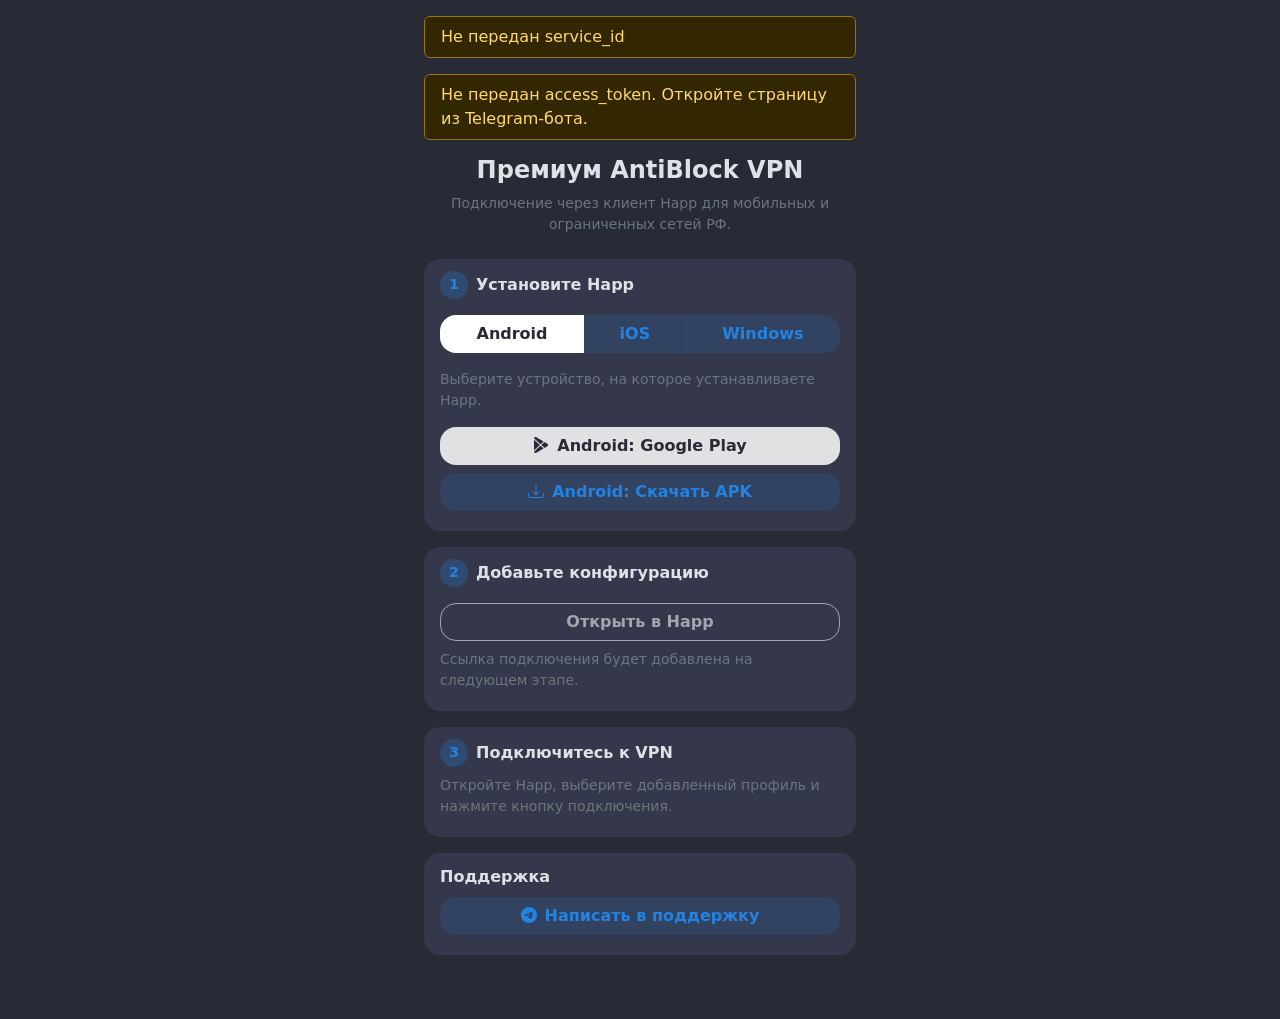
<file: internal/app/web/static/premium-connect-test/index.html>
<!doctype html>
<html lang="ru" data-bs-theme="dark">
<head>
	<meta charset="utf-8">
	<meta name="viewport" content="width=device-width, initial-scale=1">
	<meta name="theme-color" content="#282a36">
	<title>Премиум AntiBlock VPN — Happ</title>
	<link rel="stylesheet" href="https://cdn.jsdelivr.net/npm/bootstrap@5.3.3/dist/css/bootstrap.min.css" crossorigin="anonymous">
	<link rel="stylesheet" href="https://cdn.jsdelivr.net/npm/bootstrap-icons@1.11.3/font/bootstrap-icons.min.css">
	<style>
		[data-bs-theme='dark'] {
			--bs-body-bg: #282a36;
			--bs-secondary-bg: #35384b;
			--bs-my-btn-bg: #2383e2;
			--bs-my-btn-bg-rgb: 35, 131, 226;
			--bs-my-btn-accent-bg-rgb: 255, 255, 255;
		}

		.my-block {
			padding: 1rem;
			padding-top: 0.75rem;
			padding-bottom: 1.25rem;
			border-radius: var(--bs-border-radius-xl);
			background-color: var(--bs-secondary-bg);
		}

		.my-btn {
			--bs-btn-bg: rgba(var(--bs-my-btn-bg-rgb), .15);
			--bs-btn-color: var(--bs-my-btn-bg);
			--bs-btn-hover-bg: rgba(var(--bs-my-btn-bg-rgb), .2);
			--bs-btn-hover-color: var(--bs-my-btn-bg);
			--bs-btn-active-bg: rgba(var(--bs-my-btn-bg-rgb), .25);
			--bs-btn-active-color: var(--bs-my-btn-bg);
			--bs-btn-focus-shadow-rgb: var(--bs-my-btn-bg-rgb);
			--bs-btn-hover-border-color: transparent;
			--bs-btn-active-border-color: transparent;
			--bs-btn-border-radius: var(--bs-border-radius-xl);
			--bs-btn-font-weight: 600;
		}

		.my-btn-accent {
			--bs-btn-bg: rgba(var(--bs-my-btn-accent-bg-rgb), 0.85);
			--bs-btn-color: var(--bs-body-bg);
			--bs-btn-hover-bg: rgba(var(--bs-my-btn-accent-bg-rgb), 1.0);
			--bs-btn-hover-color: var(--bs-body-bg);
			--bs-btn-active-bg: rgba(var(--bs-my-btn-accent-bg-rgb), 1.0);
			--bs-btn-active-color: var(--bs-body-bg);
			--bs-btn-focus-shadow-rgb: var(--bs-my-btn-accent-bg-rgb);
		}

		.page-wrap {
			max-width: 28rem;
		}

		.step-num {
			width: 1.75rem;
			height: 1.75rem;
			border-radius: 50%;
			background: rgba(var(--bs-my-btn-bg-rgb), .25);
			color: var(--bs-my-btn-bg);
			font-weight: 700;
			font-size: 0.9rem;
			display: inline-flex;
			align-items: center;
			justify-content: center;
			flex-shrink: 0;
		}

		.diag-footer {
			font-size: 0.75rem;
			color: rgba(255, 255, 255, 0.45);
			word-break: break-all;
		}
	</style>
</head>
<body class="pb-4">
	<div class="container page-wrap py-3 px-2">
		<div class="alert alert-warning py-2 px-3 mb-3 d-none" id="service-id-warning" role="alert">
			Не передан service_id
		</div>

		<div class="alert alert-warning py-2 px-3 mb-3 d-none" id="access-token-warning" role="alert">
			Не передан access_token. Откройте страницу из Telegram-бота.
		</div>

		<div class="alert alert-danger py-2 px-3 mb-3 d-none" id="service-load-error" role="alert">
			Не удалось загрузить данные услуги
		</div>

		<h1 class="h4 fw-bold text-center mb-2">Премиум AntiBlock VPN</h1>
		<p class="text-secondary text-center small mb-4">
			Подключение через клиент Happ для мобильных и ограниченных сетей РФ.
		</p>

		<div class="my-block mb-3 d-none" id="service-card">
			<div class="fw-semibold mb-2">Ваша услуга</div>
			<dl class="small text-secondary mb-0">
				<dt class="d-inline fw-semibold text-body">Тариф:</dt>
				<dd class="d-inline ms-1 mb-0" id="svc-name">—</dd>
				<br>
				<dt class="d-inline fw-semibold text-body">Статус:</dt>
				<dd class="d-inline ms-1 mb-0" id="svc-status">—</dd>
				<br>
				<dt class="d-inline fw-semibold text-body">Оплачено до:</dt>
				<dd class="d-inline ms-1 mb-0" id="svc-expire">—</dd>
				<br>
				<dt class="d-inline fw-semibold text-body">Трафик:</dt>
				<dd class="d-inline ms-1 mb-0" id="svc-traffic">—</dd>
				<br>
				<dt class="d-inline fw-semibold text-body">Устройства:</dt>
				<dd class="d-inline ms-1 mb-0" id="svc-devices">—</dd>
			</dl>
			<div class="mt-2" id="svc-usage-section">
				<p class="small text-secondary mb-2 d-none" id="svc-usage-line"></p>
				<div class="progress d-none mb-1" id="svc-usage-progress-wrap" role="progressbar" aria-valuemin="0" aria-valuemax="100" aria-valuenow="0" style="height: 1.15rem;">
					<div class="progress-bar" id="svc-usage-bar" style="width: 0%;"></div>
				</div>
				<p class="small text-secondary mb-0 d-none" id="svc-usage-pct"></p>
				<p class="small text-secondary mb-0" id="svc-usage-unavail">Использованный трафик временно недоступен</p>
			</div>
		</div>

		<div class="my-block mb-3">
			<div class="d-flex align-items-center gap-2 mb-3">
				<span class="step-num">1</span>
				<span class="fw-semibold">Установите Happ</span>
			</div>
			<div class="btn-group w-100 mb-3" role="group" aria-label="Выбор платформы">
				<button type="button" class="btn my-btn" data-platform-tab="android">Android</button>
				<button type="button" class="btn my-btn" data-platform-tab="ios">iOS</button>
				<button type="button" class="btn my-btn" data-platform-tab="windows">Windows</button>
			</div>
			<p class="small text-secondary mb-3">Выберите устройство, на которое устанавливаете Happ.</p>
			<div data-platform-panel="android" class="d-none">
				<div class="d-grid gap-2">
					<a class="btn my-btn my-btn-accent w-100" href="https://play.google.com/store/apps/details?id=com.happproxy" target="_blank" rel="noopener noreferrer"><i class="bi bi-google-play me-2"></i>Android: Google Play</a>
					<a class="btn my-btn w-100" href="https://github.com/Happ-proxy/happ-android/releases/latest/download/Happ.apk" target="_blank" rel="noopener noreferrer"><i class="bi bi-download me-2"></i>Android: Скачать APK</a>
				</div>
			</div>
			<div data-platform-panel="ios" class="d-none">
				<div class="d-grid gap-2">
					<a class="btn my-btn my-btn-accent w-100" href="https://apps.apple.com/ru/app/happ-proxy-utility-plus/id6746188973" target="_blank" rel="noopener noreferrer"><i class="bi bi-apple me-2"></i>iOS: App Store RU</a>
					<a class="btn my-btn w-100" href="https://apps.apple.com/us/app/happ-proxy-utility/id6504287215" target="_blank" rel="noopener noreferrer"><i class="bi bi-apple me-2"></i>iOS: App Store EU</a>
				</div>
			</div>
			<div data-platform-panel="windows" class="d-none">
				<div class="d-grid gap-2">
					<a class="btn my-btn my-btn-accent w-100" href="https://github.com/Happ-proxy/happ-desktop/releases/latest/download/setup-Happ.x64.exe" target="_blank" rel="noopener noreferrer"><i class="bi bi-download me-2"></i>Windows: Скачать</a>
				</div>
			</div>
		</div>

		<div class="my-block mb-3">
			<div class="d-flex align-items-center gap-2 mb-3">
				<span class="step-num">2</span>
				<span class="fw-semibold">Добавьте конфигурацию</span>
			</div>
			<a class="btn my-btn my-btn-accent w-100 disabled"
				href="#"
				id="href-add-config"
				role="button"
				aria-disabled="true">Открыть в Happ</a>
			<button type="button" class="btn my-btn w-100 mt-2 d-none" id="btn-copy-happ-link" disabled>Скопировать ссылку для Happ</button>
			<p class="small text-secondary mt-2 d-none" id="svc-happ-copy-status" role="status"></p>
			<p class="small text-secondary mt-2 mb-0" id="svc-add-config-note">Ссылка подключения будет добавлена на следующем этапе.</p>
			<p class="small text-secondary mt-2 mb-0 d-none" id="svc-happ-open-hint">Если приложение не открылось, убедитесь, что Happ установлен, и нажмите кнопку ещё раз.</p>
			<p class="small text-danger mt-2 mb-0 d-none" id="svc-happ-error" role="alert"></p>
		</div>

		<div class="my-block mb-3">
			<div class="d-flex align-items-center gap-2 mb-2">
				<span class="step-num">3</span>
				<span class="fw-semibold">Подключитесь к VPN</span>
			</div>
			<p class="small text-secondary mb-0">
				Откройте Happ, выберите добавленный профиль и нажмите кнопку подключения.
			</p>
		</div>

		<div class="my-block mb-4">
			<div class="fw-semibold mb-2">Поддержка</div>
			<a class="btn my-btn w-100" href="https://t.me/friends_connect_support" target="_blank" rel="noopener noreferrer"><i class="bi bi-telegram me-2"></i>Написать в поддержку</a>
		</div>

		<p class="diag-footer mb-0 text-center" id="service-id-footer"></p>
	</div>

	<script>
	(function () {
		function detectPlatform() {
			const ua = navigator.userAgent || navigator.vendor || window.opera || '';

			if (/android/i.test(ua)) return 'android';

			if (/iPad|iPhone|iPod/.test(ua) && !window.MSStream) return 'ios';

			if (/Macintosh/.test(ua) && navigator.maxTouchPoints && navigator.maxTouchPoints > 1) return 'ios';

			if (/win/i.test(ua)) return 'windows';

			return 'android';
		}

		function setPlatform(platform) {
			var p = platform;
			if (p !== 'android' && p !== 'ios' && p !== 'windows') {
				p = 'android';
			}
			try {
				localStorage.setItem('premiumConnectPlatform', p);
			} catch (e) {
			}

			document.querySelectorAll('[data-platform-panel]').forEach(function (el) {
				el.classList.add('d-none');
			});
			var panel = document.querySelector('[data-platform-panel="' + p + '"]');
			if (panel) {
				panel.classList.remove('d-none');
			}

			document.querySelectorAll('[data-platform-tab]').forEach(function (btn) {
				btn.classList.remove('active', 'my-btn-accent');
			});
			var tab = document.querySelector('[data-platform-tab="' + p + '"]');
			if (tab) {
				tab.classList.add('active', 'my-btn-accent');
			}
		}

		function initPlatformTabs() {
			var stored = null;
			try {
				stored = localStorage.getItem('premiumConnectPlatform');
			} catch (e) {
			}
			var initial = stored;
			if (initial !== 'android' && initial !== 'ios' && initial !== 'windows') {
				initial = detectPlatform();
			}
			setPlatform(initial);

			document.querySelectorAll('[data-platform-tab]').forEach(function (btn) {
				btn.addEventListener('click', function () {
					setPlatform(btn.dataset.platformTab);
				});
			});
		}

		initPlatformTabs();

		function strategyRu(code) {
			var m = { MONTH: 'месяц', YEAR: 'год', WEEK: 'неделя', TOTAL: 'всего', LIFETIME: 'бессрочно' };
			var c = (code || '').trim().toUpperCase();
			return m[c] || (code && code.trim() ? code.trim() : '—');
		}

		function statusRu(status) {
			var s = { ACTIVE: 'Активна', BLOCK: 'Заблокирована', 'NOT PAID': 'Ожидает оплаты' };
			return s[status] || status || '—';
		}

		var params = new URLSearchParams(window.location.search);
		var sid = params.get('service_id');
		var accessToken = params.get('access_token');
		var warnSid = document.getElementById('service-id-warning');
		var warnToken = document.getElementById('access-token-warning');
		var errBox = document.getElementById('service-load-error');
		var foot = document.getElementById('service-id-footer');
		var card = document.getElementById('service-card');

		if (sid && sid.trim()) {
			foot.textContent = 'service_id: ' + sid.trim();
			warnSid.classList.add('d-none');
		} else {
			foot.textContent = '';
			warnSid.classList.remove('d-none');
		}

		if (accessToken && accessToken.trim()) {
			warnToken.classList.add('d-none');
		} else {
			warnToken.classList.remove('d-none');
		}

		if (!sid || !sid.trim() || !accessToken || !accessToken.trim()) {
			return;
		}

		var sidTrim = sid.trim();
		var tokenTrim = accessToken.trim();

		const redirectBase = 'https://vpn-for-friends.com/redirect.html';

		function copyTextToClipboard(text) {
			if (navigator.clipboard && typeof navigator.clipboard.writeText === 'function') {
				return navigator.clipboard.writeText(text).then(function () {
					return true;
				}).catch(function () {
					return fallbackExecCopy(text);
				});
			}
			return Promise.resolve(fallbackExecCopy(text));
		}

		function fallbackExecCopy(text) {
			try {
				var ta = document.createElement('textarea');
				ta.value = text;
				ta.setAttribute('readonly', '');
				ta.style.position = 'fixed';
				ta.style.left = '-9999px';
				ta.style.opacity = '0';
				document.body.appendChild(ta);
				ta.focus();
				ta.select();
				var ok = document.execCommand('copy');
				document.body.removeChild(ta);
				return ok;
			} catch (e) {
				return false;
			}
		}

		var addConfigBtn = document.getElementById('href-add-config');
		addConfigBtn.addEventListener('click', function (e) {
			var link = addConfigBtn.dataset.happLink || addConfigBtn.getAttribute('href');
			if (!link || link === '#') {
				e.preventDefault();
				return;
			}
			if (link.indexOf('happ://') === 0) {
				e.preventDefault();
				var hint = document.getElementById('svc-happ-open-hint');
				if (hint) {
					hint.classList.add('d-none');
				}
				try {
					var redirectUrl = redirectBase + '?url=' + encodeURIComponent(link);
					window.open(redirectUrl, '_blank');
				} catch (err) {
				}
				setTimeout(function () {
					var hintEl = document.getElementById('svc-happ-open-hint');
					if (hintEl) {
						hintEl.classList.remove('d-none');
					}
				}, 1200);
			}
		});

		var copyBtn = document.getElementById('btn-copy-happ-link');
		var copyStatus = document.getElementById('svc-happ-copy-status');
		copyBtn.addEventListener('click', function () {
			var link = copyBtn.dataset.happLink;
			if (!link) {
				return;
			}
			copyStatus.classList.add('d-none');
			copyTextToClipboard(link).then(function (ok) {
				if (ok) {
					copyStatus.textContent = 'Ссылка скопирована. Откройте Happ и добавьте конфигурацию из буфера обмена.';
					copyStatus.className = 'small text-secondary mt-2';
					copyStatus.classList.remove('d-none');
				} else {
					copyStatus.textContent = 'Не удалось скопировать ссылку автоматически. Откройте страницу во внешнем браузере или обратитесь в поддержку.';
					copyStatus.className = 'small text-danger mt-2';
					copyStatus.classList.remove('d-none');
				}
			});
		});

		fetch('/api/premium/service?service_id=' + encodeURIComponent(sidTrim) + '&access_token=' + encodeURIComponent(tokenTrim))
			.then(function (res) {
				if (!res.ok) {
					throw new Error('bad status');
				}
				return res.json();
			})
			.then(function (data) {
				errBox.classList.add('d-none');
				card.classList.remove('d-none');

				document.getElementById('svc-name').textContent = data.name || '—';
				document.getElementById('svc-status').textContent = statusRu(data.status);
				document.getElementById('svc-expire').textContent = data.expire || '—';

				var human = data.traffic_limit_human || '';
				var strat = strategyRu(data.traffic_limit_strategy);
				var trafficLine = human ? (human + ' / ' + strat) : strat;
				document.getElementById('svc-traffic').textContent = trafficLine;

				var dev = data.hwid_device_limit;
				document.getElementById('svc-devices').textContent =
					(typeof dev === 'number' && dev > 0) ? ('до ' + dev) : '—';

				var unavail = document.getElementById('svc-usage-unavail');
				var uline = document.getElementById('svc-usage-line');
				var pwrap = document.getElementById('svc-usage-progress-wrap');
				var pbar = document.getElementById('svc-usage-bar');
				var ppct = document.getElementById('svc-usage-pct');

				if (data.traffic_usage_available) {
					unavail.classList.add('d-none');
					uline.classList.remove('d-none');
					var limH = data.traffic_limit_human || '—';
					var usedH = data.traffic_used_human || '0 Б';
					if (data.traffic_limit_bytes > 0) {
						uline.textContent = 'Использовано: ' + usedH + ' из ' + limH;
					} else {
						uline.textContent = 'Использовано: ' + usedH;
					}
					if (data.traffic_limit_bytes > 0) {
						pwrap.classList.remove('d-none');
						ppct.classList.remove('d-none');
						var pct = typeof data.traffic_used_percent === 'number' ? data.traffic_used_percent : 0;
						var w = Math.min(100, Math.max(0, pct));
						pbar.style.width = w + '%';
						pwrap.setAttribute('aria-valuenow', String(pct));
						ppct.textContent = pct + '%';
					} else {
						pwrap.classList.add('d-none');
						ppct.classList.add('d-none');
					}
				} else {
					unavail.classList.remove('d-none');
					uline.classList.add('d-none');
					pwrap.classList.add('d-none');
					ppct.classList.add('d-none');
				}

				return fetch('/api/premium/happ-link?service_id=' + encodeURIComponent(sidTrim) + '&access_token=' + encodeURIComponent(tokenTrim))
					.then(function (res) {
						return res.json().then(function (hj) {
							return { ok: res.ok, j: hj };
						});
					})
					.catch(function () {
						return { ok: false, j: {} };
					});
			})
			.then(function (happ) {
				var btn = document.getElementById('href-add-config');
				var note = document.getElementById('svc-add-config-note');
				var happErr = document.getElementById('svc-happ-error');
				var openHint = document.getElementById('svc-happ-open-hint');
				var copyBtnEl = document.getElementById('btn-copy-happ-link');
				var copyStatusEl = document.getElementById('svc-happ-copy-status');
				if (happ.ok && happ.j && happ.j.happ_link_available && happ.j.happ_link) {
					btn.dataset.happLink = happ.j.happ_link;
					btn.href = happ.j.happ_link;
					btn.classList.remove('disabled');
					btn.setAttribute('aria-disabled', 'false');
					if (copyBtnEl) {
						copyBtnEl.dataset.happLink = happ.j.happ_link;
						copyBtnEl.classList.remove('d-none');
						copyBtnEl.disabled = false;
					}
					if (copyStatusEl) {
						copyStatusEl.classList.add('d-none');
						copyStatusEl.textContent = '';
					}
					note.textContent = 'Нажмите кнопку, чтобы добавить защищённую конфигурацию в Happ.';
					happErr.classList.add('d-none');
					happErr.textContent = '';
					if (openHint) {
						openHint.classList.add('d-none');
					}
				} else {
					if (openHint) {
						openHint.classList.add('d-none');
					}
					if (copyBtnEl) {
						copyBtnEl.dataset.happLink = '';
						copyBtnEl.classList.add('d-none');
						copyBtnEl.disabled = true;
					}
					if (copyStatusEl) {
						copyStatusEl.classList.add('d-none');
						copyStatusEl.textContent = '';
					}
					happErr.classList.remove('d-none');
					happErr.textContent = 'Не удалось подготовить ссылку для Happ. Напишите в поддержку.';
				}
			})
			.catch(function () {
				errBox.classList.remove('d-none');
			});
	})();
	</script>
</body>
</html>
</file>
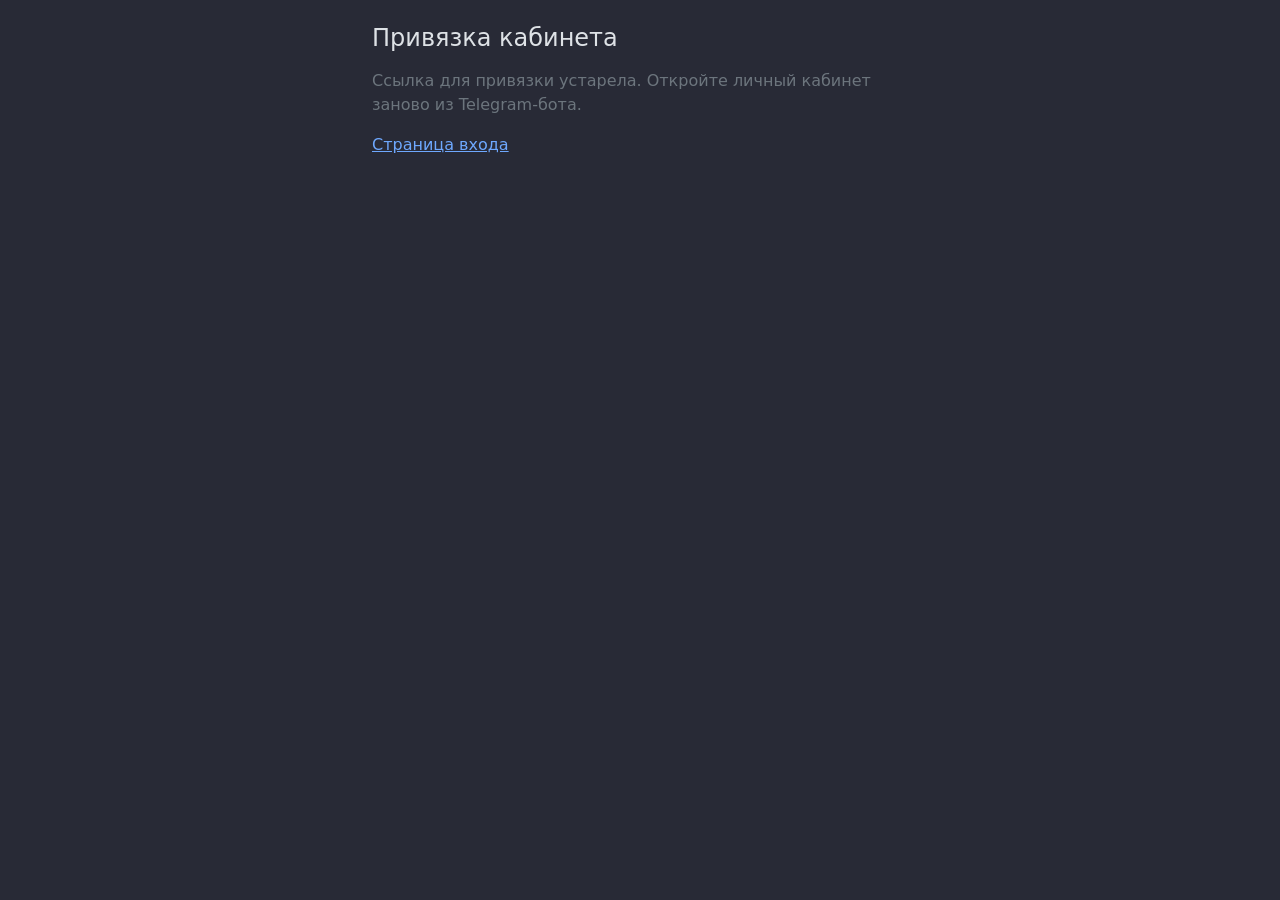
<file: internal/app/web/static/account/link_invalid.html>
<!doctype html>
<html lang="ru" data-bs-theme="dark">
<head>
	<meta charset="utf-8">
	<meta name="viewport" content="width=device-width, initial-scale=1">
	<title>Ссылка устарела — {{.BrandName}}</title>
	<link rel="stylesheet" href="https://cdn.jsdelivr.net/npm/bootstrap@5.3.3/dist/css/bootstrap.min.css">
	<style>[data-bs-theme='dark'] { --bs-body-bg: #282a36; }</style>
</head>
<body class="p-4">
	<div class="container" style="max-width:560px;">
		<h1 class="h4 mb-3">Привязка кабинета</h1>
		<p class="text-secondary">Ссылка для привязки устарела. Откройте личный кабинет заново из Telegram-бота.</p>
		<p><a href="/account">Страница входа</a></p>
	</div>
</body>
</html>
</file>
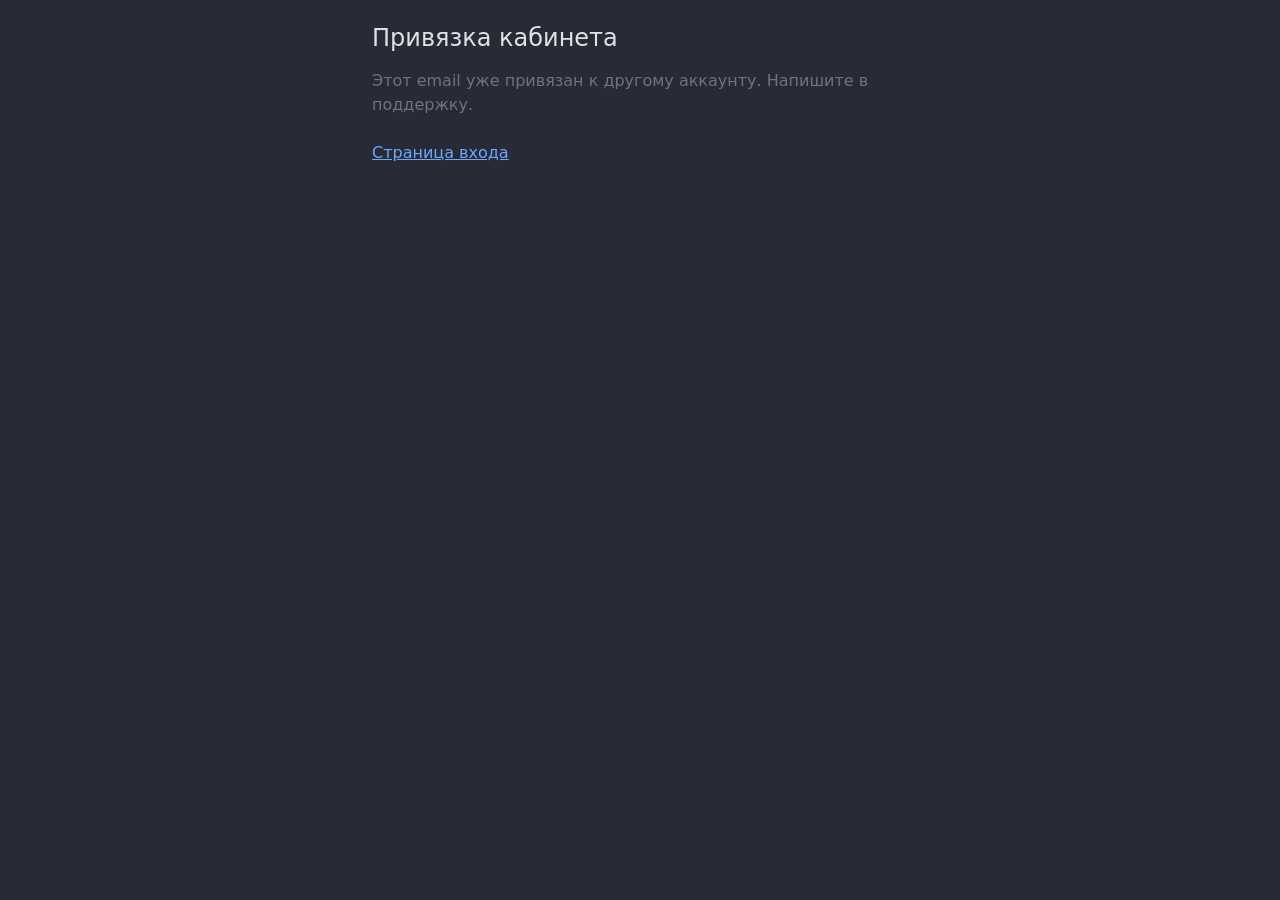
<file: internal/app/web/static/account/link_standalone_conflict.html>
<!doctype html>
<html lang="ru" data-bs-theme="dark">
<head>
	<meta charset="utf-8">
	<meta name="viewport" content="width=device-width, initial-scale=1">
	<title>Привязка — {{.BrandName}}</title>
	<link rel="stylesheet" href="https://cdn.jsdelivr.net/npm/bootstrap@5.3.3/dist/css/bootstrap.min.css">
	<style>[data-bs-theme='dark'] { --bs-body-bg: #282a36; }</style>
</head>
<body class="p-4">
	<div class="container" style="max-width:560px;">
		<h1 class="h4 mb-3">Привязка кабинета</h1>
		<p class="text-secondary mb-4">Этот email уже привязан к другому аккаунту. Напишите в поддержку.</p>
		<p><a href="/account">Страница входа</a></p>
	</div>
</body>
</html>
</file>
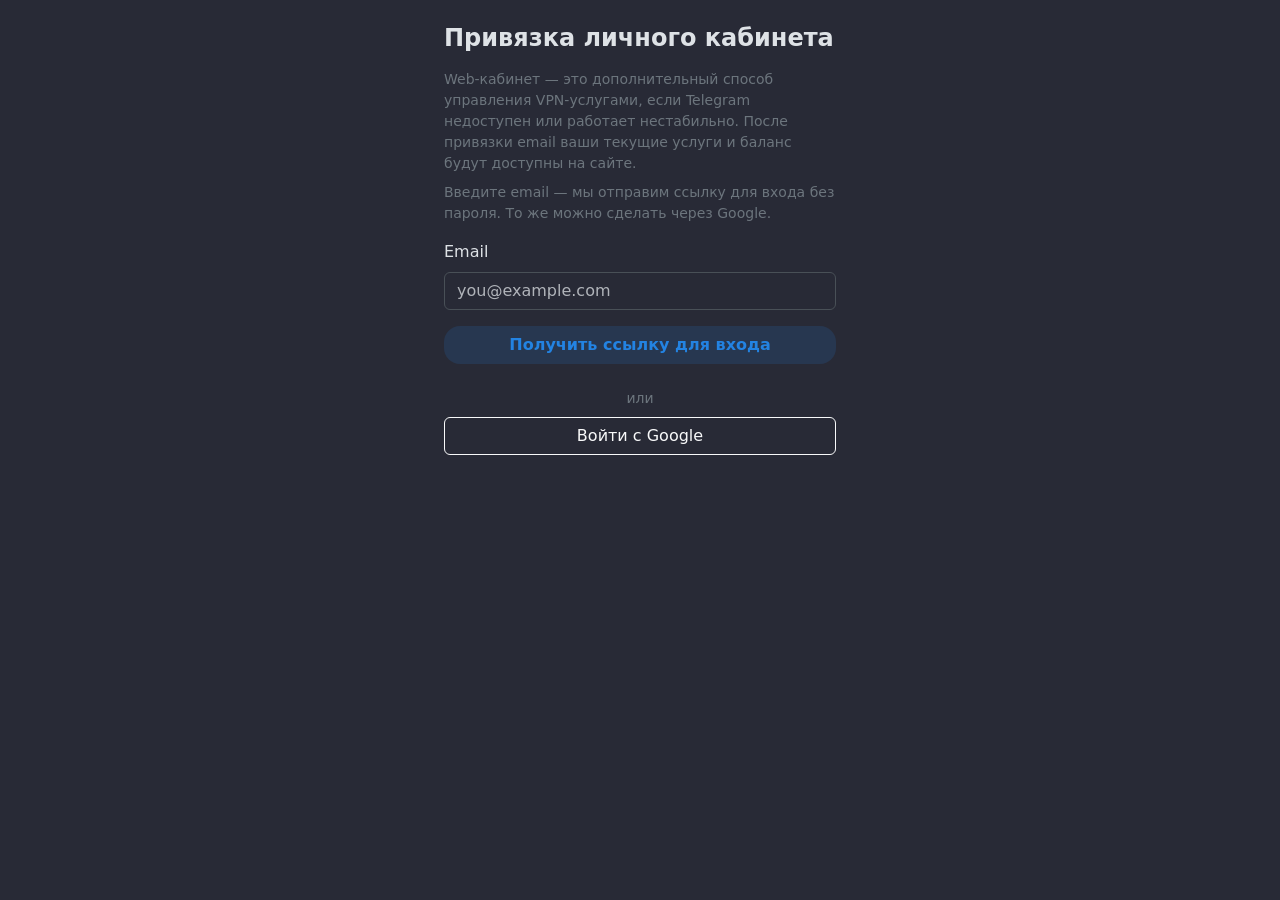
<file: internal/app/web/static/account/link_start.html>
<!doctype html>
<html lang="ru" data-bs-theme="dark">
<head>
	<meta charset="utf-8">
	<meta name="viewport" content="width=device-width, initial-scale=1">
	<title>Привязка личного кабинета — {{.BrandName}}</title>
	<link rel="icon" href="/favicon.ico?v=2" sizes="any">
	<link rel="icon" type="image/png" href="/favicon-32x32.png?v=2">
	<link rel="apple-touch-icon" href="/apple-touch-icon.png?v=2">
	<link rel="stylesheet" href="https://cdn.jsdelivr.net/npm/bootstrap@5.3.3/dist/css/bootstrap.min.css" crossorigin="anonymous">
	<link rel="stylesheet" href="https://cdn.jsdelivr.net/npm/bootstrap-icons@1.11.3/font/bootstrap-icons.min.css">
	<style>
		[data-bs-theme='dark'] { --bs-body-bg: #282a36; --bs-secondary-bg: #35384b; }
		.my-btn { --bs-btn-bg: rgba(35,131,226,.15); --bs-btn-color: #2383e2; --bs-btn-border-radius: var(--bs-border-radius-xl); --bs-btn-font-weight: 600; }
	</style>
</head>
<body class="pb-4">
	<div class="container py-4" style="max-width:26rem">
		<h1 class="h4 fw-bold mb-3">Привязка личного кабинета</h1>
		<p class="small text-secondary mb-2">Web-кабинет — это дополнительный способ управления VPN-услугами, если Telegram недоступен или работает нестабильно. После привязки email ваши текущие услуги и баланс будут доступны на сайте.</p>
		<p class="small text-secondary mb-3">Введите email — мы отправим ссылку для входа без пароля. То же можно сделать через Google.</p>
		<div class="alert alert-danger py-2 px-3 mb-3 d-none" id="link-err" role="alert"></div>
		<form id="link-email-form" novalidate>
			<label for="link-email-input" class="form-label">Email</label>
			<input type="email" class="form-control mb-3" id="link-email-input" required autocomplete="email" placeholder="you@example.com">
			<button type="submit" class="btn my-btn w-100" id="link-email-submit">Получить ссылку для входа</button>
		</form>
		<p class="small text-secondary mt-3 mb-0 d-none" id="link-email-ok-wrap" role="status">
			<span id="link-email-status"></span>
		</p>
		<p class="text-center text-secondary small mt-4 mb-2">или</p>
		<div class="d-grid">
			<a class="btn btn-outline-light w-100 mb-2" id="link-google-btn" href="#">Войти с Google</a>
		</div>
	</div>
	<script>
(function () {
	var params = new URLSearchParams(window.location.search);
	var tok = __GO_JS_STRING__;
	var gb = document.getElementById('link-google-btn');
	if (gb) {
		gb.href = '/api/account/google/start?link_token=' + encodeURIComponent(tok);
	}
	var qerr = params.get('err');
	var errEl = document.getElementById('link-err');
	function showQSerr(code) {
		var msg = '';
		switch (code) {
		case 'email_used_by_other':
		case 'email_already_linked':
			msg = 'Этот email уже привязан к другому аккаунту. Войдите с другим email или обратитесь в поддержку.';
			break;
		case 'shm_login2_not_persisted':
			msg = 'Не удалось завершить привязку аккаунта в биллинге. Попробуйте еще раз позже или обратитесь в поддержку.';
			break;
		default:
			return false;
		}
		errEl.textContent = msg;
		errEl.classList.remove('d-none');
		return true;
	}
	if (qerr) {
		showQSerr(qerr);
		try {
			var u = new URL(window.location.href);
			u.searchParams.delete('err');
			window.history.replaceState({}, document.title, u.pathname + u.search + u.hash);
		} catch (e) {}
	}

	document.getElementById('link-email-form').addEventListener('submit', function (ev) {
		ev.preventDefault();
		var email = String(document.getElementById('link-email-input').value || '').trim();
		var statusWrap = document.getElementById('link-email-ok-wrap');
		var status = document.getElementById('link-email-status');
		var btn = document.getElementById('link-email-submit');
		errEl.classList.add('d-none');
		statusWrap.classList.add('d-none');
		status.textContent = '';
		if (!email) return;
		btn.disabled = true;
		fetch('/api/account/link/login/start', {
			method: 'POST',
			headers: { 'Content-Type': 'application/json' },
			body: JSON.stringify({ email: email, link_token: tok })
		}).then(function (r) {
			return r.json().then(function (j) { return { ok: r.ok, j: j }; });
		}).then(function (x) {
			btn.disabled = false;
			if (!x.ok) {
				var msg = (x.j && x.j.error) ? String(x.j.error) : 'Не удалось отправить письмо';
				if (msg === 'email_used_by_other' || msg === 'email_already_linked') {
					msg = 'Этот email уже привязан к другому аккаунту. Войдите с другим email или обратитесь в поддержку.';
				}
				errEl.textContent = msg;
				errEl.classList.remove('d-none');
				return;
			}
			status.textContent = 'Проверьте почту и перейдите по ссылке из письма.';
			statusWrap.classList.remove('d-none');
		}).catch(function () {
			btn.disabled = false;
			errEl.textContent = 'Сеть недоступна';
			errEl.classList.remove('d-none');
		});
	});
})();
	</script>
</body>
</html>
</file>
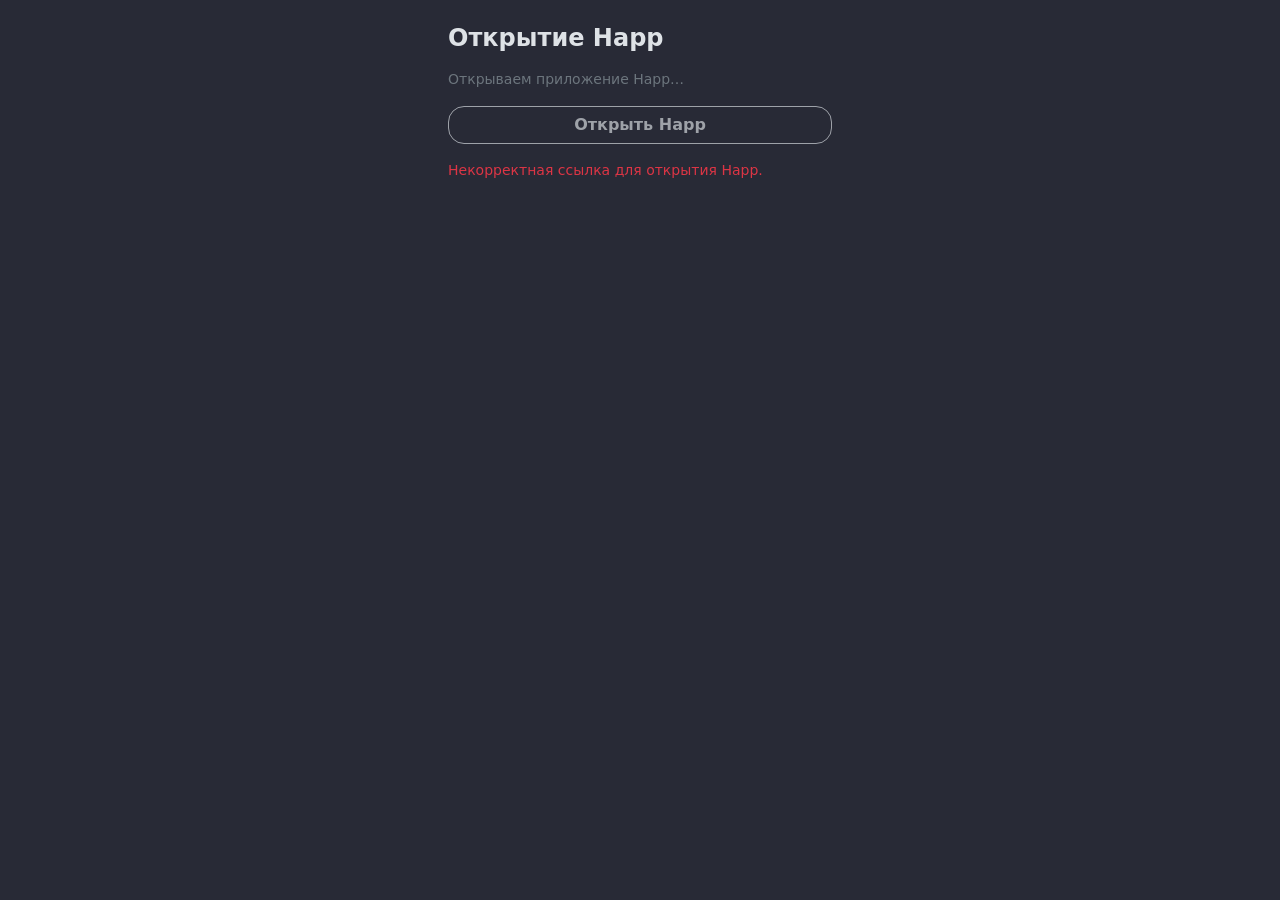
<file: internal/app/web/static/premium-connect/redirect.html>
<!doctype html>
<html lang="ru" data-bs-theme="dark">
<head>
	<meta charset="utf-8">
	<meta name="viewport" content="width=device-width, initial-scale=1">
	<meta name="theme-color" content="#282a36">
	<title>Открытие Happ</title>
	<link rel="stylesheet" href="https://cdn.jsdelivr.net/npm/bootstrap@5.3.3/dist/css/bootstrap.min.css" crossorigin="anonymous">
	<style>
		[data-bs-theme='dark'] {
			--bs-body-bg: #282a36;
			--bs-secondary-bg: #35384b;
			--bs-my-btn-bg: #2383e2;
			--bs-my-btn-bg-rgb: 35, 131, 226;
		}
		.my-btn {
			--bs-btn-bg: rgba(var(--bs-my-btn-bg-rgb), .15);
			--bs-btn-color: var(--bs-my-btn-bg);
			--bs-btn-hover-bg: rgba(var(--bs-my-btn-bg-rgb), .2);
			--bs-btn-hover-color: var(--bs-my-btn-bg);
			--bs-btn-active-bg: rgba(var(--bs-my-btn-bg-rgb), .25);
			--bs-btn-active-color: var(--bs-my-btn-bg);
			--bs-btn-border-radius: var(--bs-border-radius-xl);
			--bs-btn-font-weight: 600;
		}
		.page-wrap { max-width: 26rem; }
	</style>
</head>
<body class="pb-4">
	<div class="container page-wrap py-4 px-3">
		<h1 class="h4 fw-bold mb-3">Открытие Happ</h1>
		<p class="text-secondary small mb-3">Открываем приложение Happ…</p>
		<a class="btn my-btn w-100 mb-3" id="open-happ-btn" href="#">Открыть Happ</a>
		<p class="small text-secondary mb-0" id="open-happ-fallback">
			Если приложение не открылось, нажмите кнопку выше или убедитесь, что Happ установлен.
		</p>
		<p class="small text-danger mb-0 d-none" id="open-happ-error" role="alert">
			Некорректная ссылка для открытия Happ.
		</p>
	</div>
	<script>
	(function () {
		var params = new URLSearchParams(window.location.search);
		var target = (params.get('url') || '').trim();
		var btn = document.getElementById('open-happ-btn');
		var err = document.getElementById('open-happ-error');
		var fallback = document.getElementById('open-happ-fallback');

		function showError() {
			if (err) err.classList.remove('d-none');
			if (fallback) fallback.classList.add('d-none');
			if (btn) {
				btn.classList.add('disabled');
				btn.setAttribute('aria-disabled', 'true');
				btn.href = '#';
			}
		}

		if (!target || target.indexOf('happ://') !== 0) {
			showError();
			return;
		}

		if (btn) {
			btn.href = target;
		}
		try {
			window.location.replace(target);
		} catch (e) {
		}
	})();
	</script>
</body>
</html>
</file>
